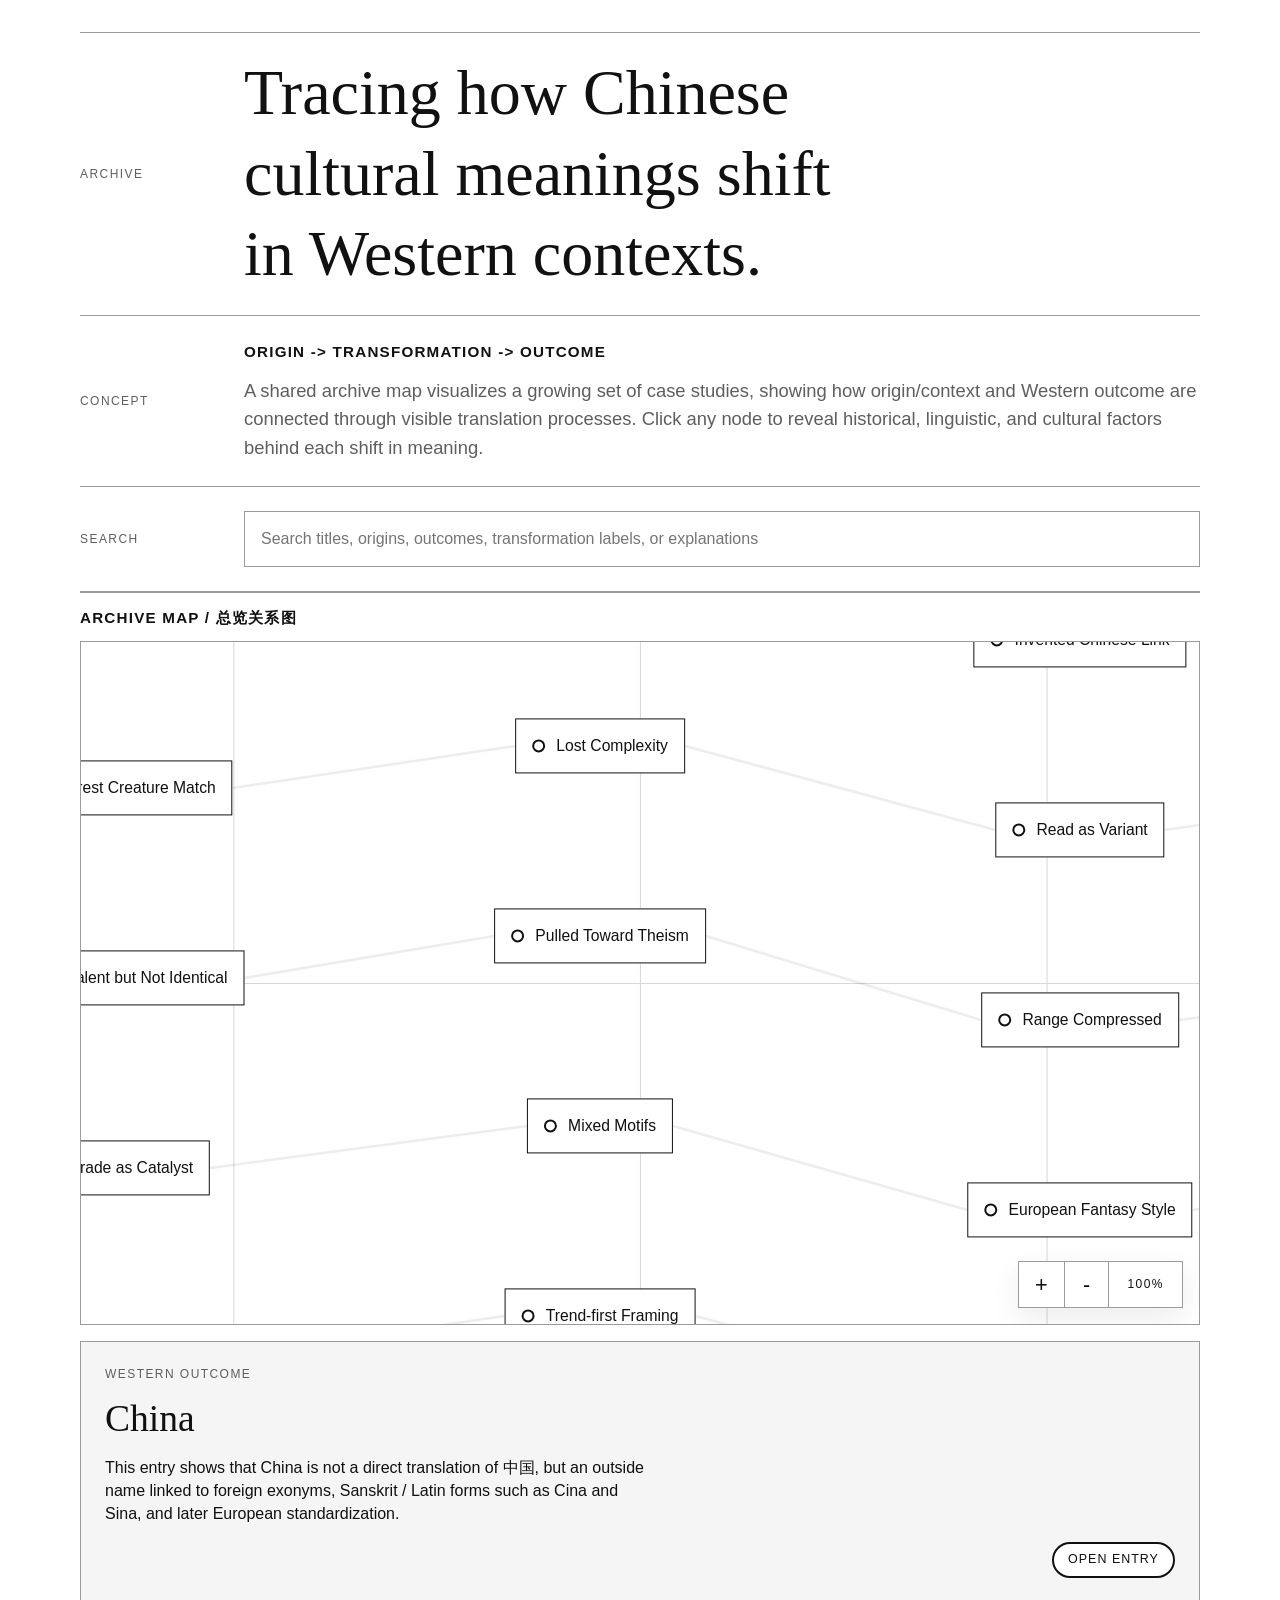
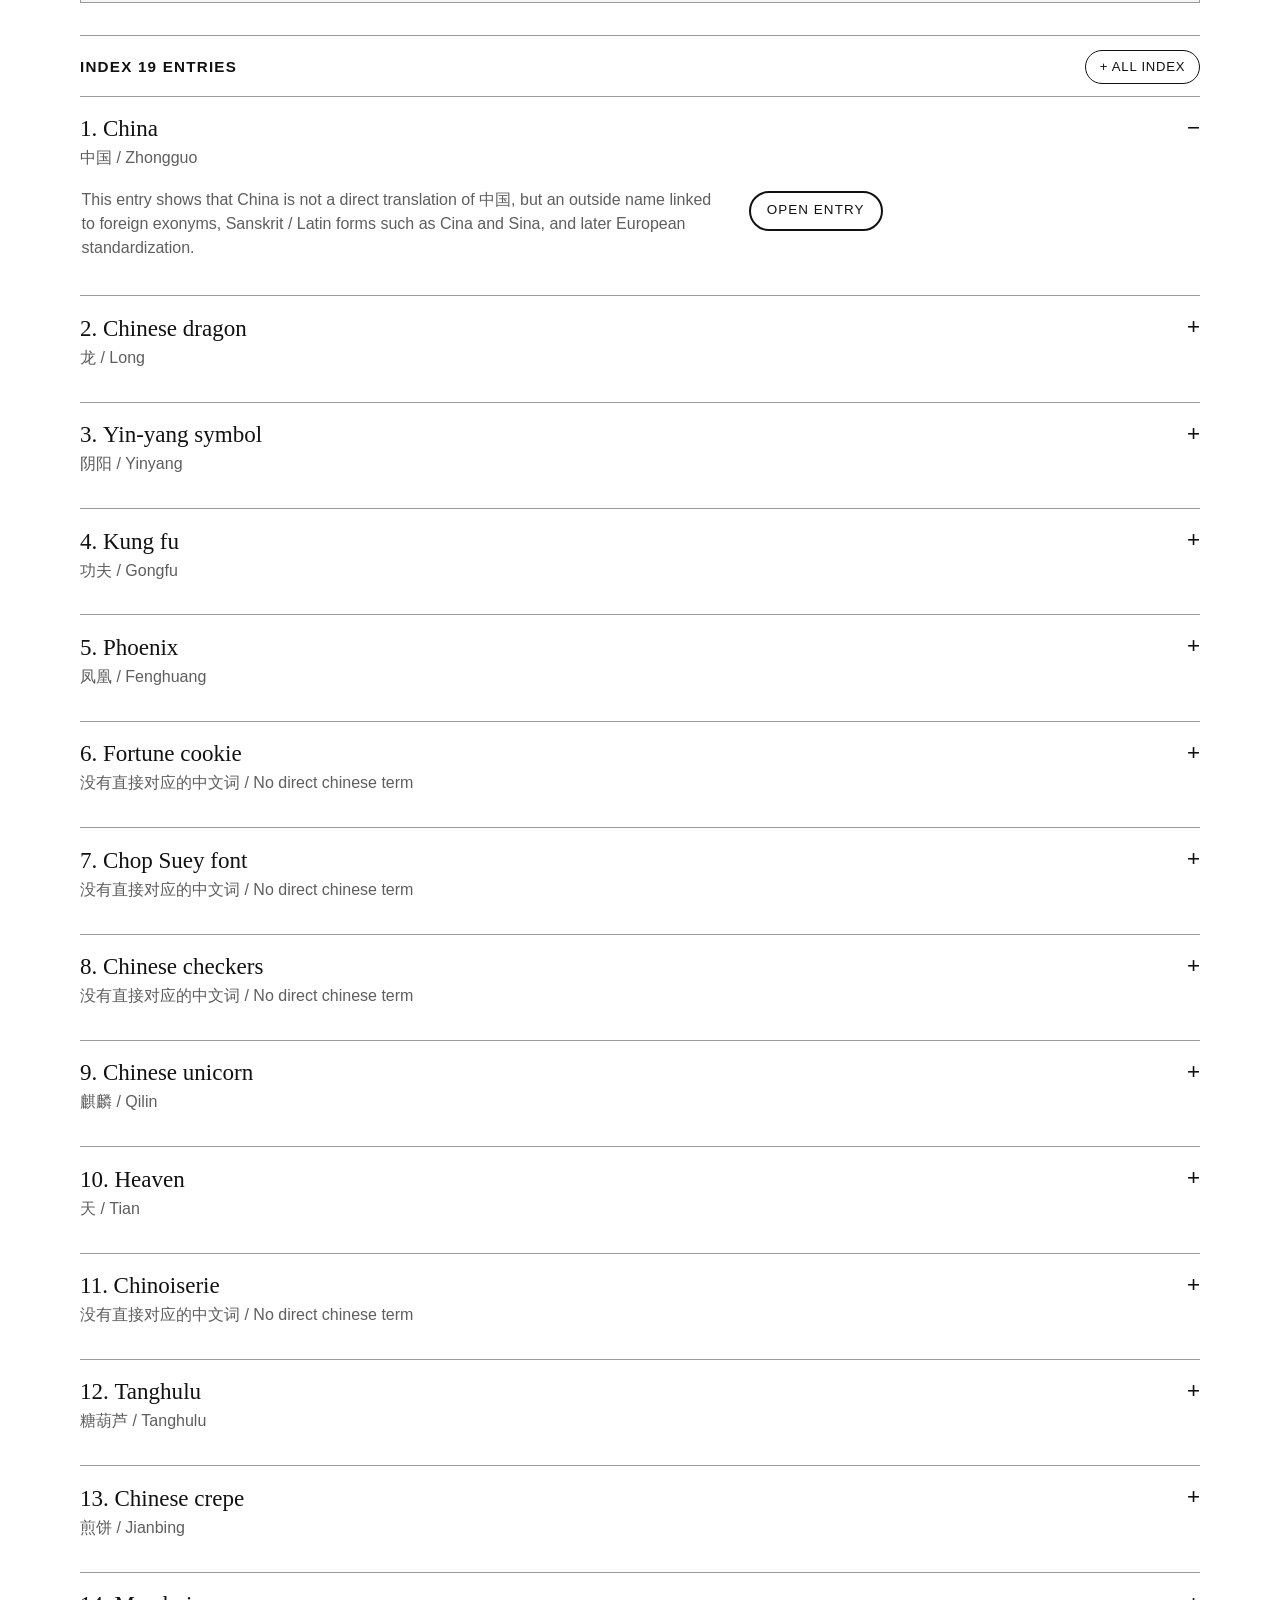
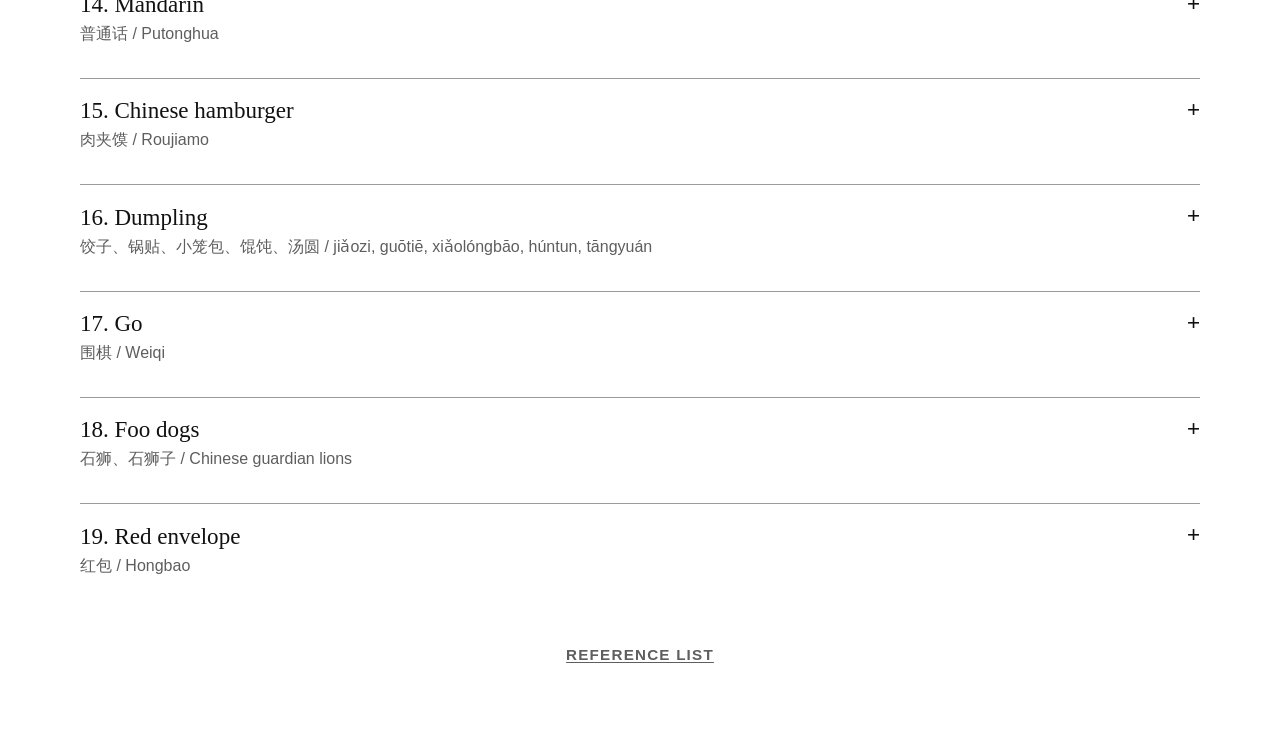
<file: index.html>
<!DOCTYPE html>
<html lang="en">
  <head>
    <meta charset="UTF-8" />
    <meta name="viewport" content="width=device-width, initial-scale=1.0" />
    <title>Transformation Archive</title>
    <link rel="stylesheet" href="styles.css" />
  </head>
<body>
    <main class="site-shell home-shell">
      <!-- Hero section: introduces the archive and its research focus. -->
      <header class="hero">
        <div class="hero-index">Archive</div>
        <div class="hero-copy">
          <h1>
            <span class="hero-title-line">Tracing how Chinese</span>
            <span class="hero-title-line">cultural meanings shift</span>
            <span class="hero-title-line">in Western contexts.</span>
          </h1>
        </div>
      </header>

      <!-- Concept section: explains how to read the archive map. -->
      <section class="concept-grid" aria-labelledby="concept-title">
        <div class="concept-label">Concept</div>
        <div class="concept-copy">
          <h2 id="concept-title" class="concept-title">Origin -> Transformation -> Outcome</h2>
          <p class="concept-description">
            A shared archive map visualizes a growing set of case studies, showing how origin/context and Western outcome are connected through visible translation processes. Click any node to reveal historical, linguistic, and cultural factors behind each shift in meaning.
          </p>
        </div>
      </section>

      <!-- Search section: lets users filter archive entries and map nodes. -->
      <section class="search-section" aria-label="Search archive">
        <div class="search-layout">
          <label class="search-label" for="search">Search</label>
          <input
            id="search"
            class="search-input"
            type="search"
            placeholder="Search titles, origins, outcomes, transformation labels, or explanations"
            data-search-input
          />
        </div>
      </section>

      <!-- Overview section: shows the interactive relationship map. -->
      <section class="overview-section" aria-labelledby="overview-title">
        <div class="section-head">
          <h2 id="overview-title">Archive Map / 总览关系图</h2>
        </div>
        <div class="overview-stage-wrap">
          <div class="overview-viewport" data-overview-viewport>
            <div class="overview-stage" data-overview-map></div>
          </div>
        </div>
        <aside class="map-detail-panel" data-map-detail></aside>
      </section>

      <!-- Index section: lists all entries with expandable previews. -->
      <section class="list-section" aria-labelledby="entry-list-title">
        <div class="section-head">
          <h2 id="entry-list-title" class="entry-list-heading" data-entry-list-heading>Index</h2>
          <button class="entry-list-toggle-all" type="button" data-toggle-all aria-expanded="false">
            + All Index
          </button>
        </div>
        <div class="term-list" data-term-list></div>
      </section>

      <section class="reference-link-section" aria-labelledby="reference-link-title">
        <div class="reference-link-card">
          <a id="reference-link-title" class="reference-link-inline reference-link-title" href="references.html">Reference List</a>
        </div>
      </section>
    </main>

    <!-- Load archive data first, then attach interactive behavior. -->
    <script src="terms.js"></script>
    <script src="app.js"></script>
  </body>
</html>
</file>
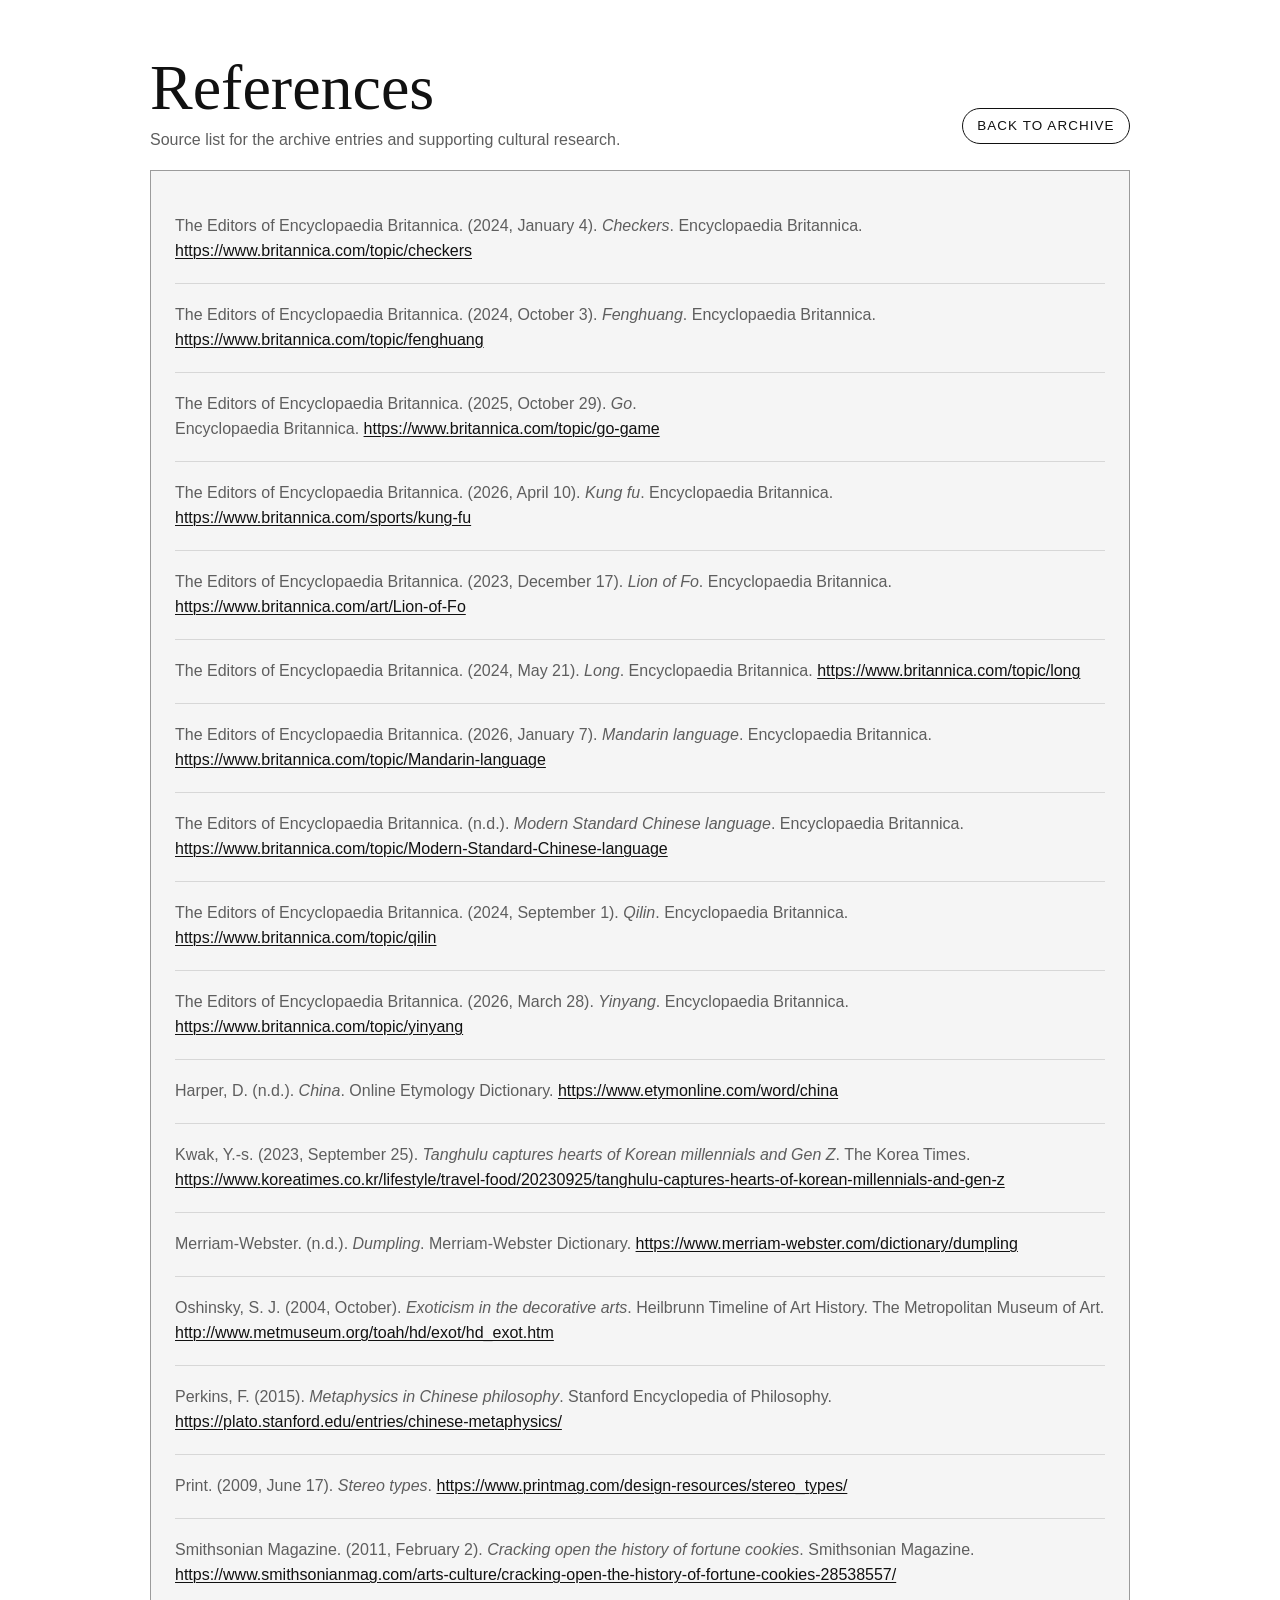
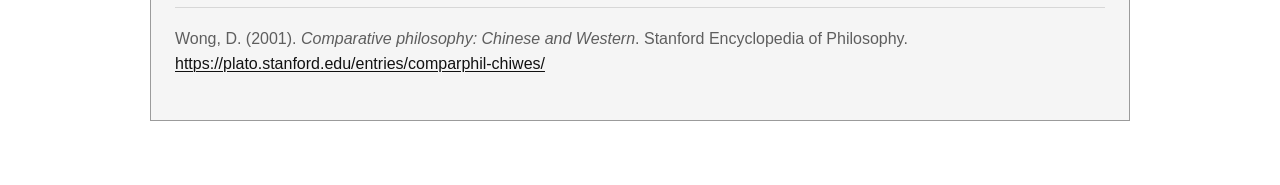
<file: references.html>
<!DOCTYPE html>
<html lang="en">
  <head>
    <meta charset="UTF-8" />
    <meta name="viewport" content="width=device-width, initial-scale=1.0" />
    <title>Reference List</title>
    <link rel="stylesheet" href="styles.css" />
  </head>
  <body>
    <main class="site-shell reference-shell">
      <header class="reference-hero">
        <h1>References</h1>
        <p class="intro">
          Source list for the archive entries and supporting cultural research.
        </p>
      </header>

      <section class="reference-section" aria-labelledby="reference-list-title">
        <div class="reference-topbar">
          <h2 id="reference-list-title" class="reference-list-title sr-only">Reference list</h2>
          <a class="back-link" href="index.html">Back to archive</a>
        </div>

        <div class="reference-list" role="list">
          <p class="reference-item" role="listitem">
            The Editors of Encyclopaedia Britannica. (2024, January 4). <em>Checkers</em>.
            Encyclopaedia Britannica.
            <a href="https://www.britannica.com/topic/checkers" target="_blank" rel="noreferrer">https://www.britannica.com/topic/checkers</a>
          </p>

          <p class="reference-item" role="listitem">
            The Editors of Encyclopaedia Britannica. (2024, October 3). <em>Fenghuang</em>.
            Encyclopaedia Britannica.
            <a href="https://www.britannica.com/topic/fenghuang" target="_blank" rel="noreferrer">https://www.britannica.com/topic/fenghuang</a>
          </p>

          <p class="reference-item" role="listitem">
            The Editors of Encyclopaedia Britannica. (2025, October 29). <em>Go</em>.
            <br />
            Encyclopaedia Britannica.
            <a href="https://www.britannica.com/topic/go-game" target="_blank" rel="noreferrer">https://www.britannica.com/topic/go-game</a>
          </p>

          <p class="reference-item" role="listitem">
            The Editors of Encyclopaedia Britannica. (2026, April 10). <em>Kung fu</em>.
            Encyclopaedia Britannica.
            <a href="https://www.britannica.com/sports/kung-fu" target="_blank" rel="noreferrer">https://www.britannica.com/sports/kung-fu</a>
          </p>

          <p class="reference-item" role="listitem">
            The Editors of Encyclopaedia Britannica. (2023, December 17). <em>Lion of Fo</em>.
            Encyclopaedia Britannica.
            <a href="https://www.britannica.com/art/Lion-of-Fo" target="_blank" rel="noreferrer">https://www.britannica.com/art/Lion-of-Fo</a>
          </p>

          <p class="reference-item" role="listitem">
            The Editors of Encyclopaedia Britannica. (2024, May 21). <em>Long</em>.
            Encyclopaedia Britannica.
            <a href="https://www.britannica.com/topic/long" target="_blank" rel="noreferrer">https://www.britannica.com/topic/long</a>
          </p>

          <p class="reference-item" role="listitem">
            The Editors of Encyclopaedia Britannica. (2026, January 7). <em>Mandarin language</em>.
            Encyclopaedia Britannica.
            <a href="https://www.britannica.com/topic/Mandarin-language" target="_blank" rel="noreferrer">https://www.britannica.com/topic/Mandarin-language</a>
          </p>

          <p class="reference-item" role="listitem">
            The Editors of Encyclopaedia Britannica. (n.d.). <em>Modern Standard Chinese language</em>.
            Encyclopaedia Britannica.
            <a href="https://www.britannica.com/topic/Modern-Standard-Chinese-language" target="_blank" rel="noreferrer">https://www.britannica.com/topic/Modern-Standard-Chinese-language</a>
          </p>

          <p class="reference-item" role="listitem">
            The Editors of Encyclopaedia Britannica. (2024, September 1). <em>Qilin</em>.
            Encyclopaedia Britannica.
            <a href="https://www.britannica.com/topic/qilin" target="_blank" rel="noreferrer">https://www.britannica.com/topic/qilin</a>
          </p>

          <p class="reference-item" role="listitem">
            The Editors of Encyclopaedia Britannica. (2026, March 28). <em>Yinyang</em>.
            Encyclopaedia Britannica.
            <a href="https://www.britannica.com/topic/yinyang" target="_blank" rel="noreferrer">https://www.britannica.com/topic/yinyang</a>
          </p>

          <p class="reference-item" role="listitem">
            Harper, D. (n.d.). <em>China</em>. Online Etymology Dictionary.
            <a href="https://www.etymonline.com/word/china" target="_blank" rel="noreferrer">https://www.etymonline.com/word/china</a>
          </p>

          <p class="reference-item" role="listitem">
            Kwak, Y.-s. (2023, September 25). <em>Tanghulu captures hearts of Korean millennials and Gen Z</em>.
            The Korea Times.
            <a href="https://www.koreatimes.co.kr/lifestyle/travel-food/20230925/tanghulu-captures-hearts-of-korean-millennials-and-gen-z" target="_blank" rel="noreferrer">https://www.koreatimes.co.kr/lifestyle/travel-food/20230925/tanghulu-captures-hearts-of-korean-millennials-and-gen-z</a>
          </p>

          <p class="reference-item" role="listitem">
            Merriam-Webster. (n.d.). <em>Dumpling</em>. Merriam-Webster Dictionary.
            <a href="https://www.merriam-webster.com/dictionary/dumpling" target="_blank" rel="noreferrer">https://www.merriam-webster.com/dictionary/dumpling</a>
          </p>

          <p class="reference-item" role="listitem">
            Oshinsky, S. J. (2004, October). <em>Exoticism in the decorative arts</em>.
            Heilbrunn Timeline of Art History. The Metropolitan Museum of Art.
            <a href="http://www.metmuseum.org/toah/hd/exot/hd_exot.htm" target="_blank" rel="noreferrer">http://www.metmuseum.org/toah/hd/exot/hd_exot.htm</a>
          </p>

          <p class="reference-item" role="listitem">
            Perkins, F. (2015). <em>Metaphysics in Chinese philosophy</em>.
            Stanford Encyclopedia of Philosophy.
            <a href="https://plato.stanford.edu/entries/chinese-metaphysics/" target="_blank" rel="noreferrer">https://plato.stanford.edu/entries/chinese-metaphysics/</a>
          </p>

          <p class="reference-item" role="listitem">
            Print. (2009, June 17). <em>Stereo types</em>.
            <a href="https://www.printmag.com/design-resources/stereo_types/" target="_blank" rel="noreferrer">https://www.printmag.com/design-resources/stereo_types/</a>
          </p>

          <p class="reference-item" role="listitem">
            Smithsonian Magazine. (2011, February 2). <em>Cracking open the history of fortune cookies</em>.
            Smithsonian Magazine.
            <a href="https://www.smithsonianmag.com/arts-culture/cracking-open-the-history-of-fortune-cookies-28538557/" target="_blank" rel="noreferrer">https://www.smithsonianmag.com/arts-culture/cracking-open-the-history-of-fortune-cookies-28538557/</a>
          </p>

          <p class="reference-item" role="listitem">
            Wong, D. (2001). <em>Comparative philosophy: Chinese and Western</em>.
            Stanford Encyclopedia of Philosophy.
            <a href="https://plato.stanford.edu/entries/comparphil-chiwes/" target="_blank" rel="noreferrer">https://plato.stanford.edu/entries/comparphil-chiwes/</a>
          </p>
        </div>
      </section>
    </main>
  </body>
</html>
</file>
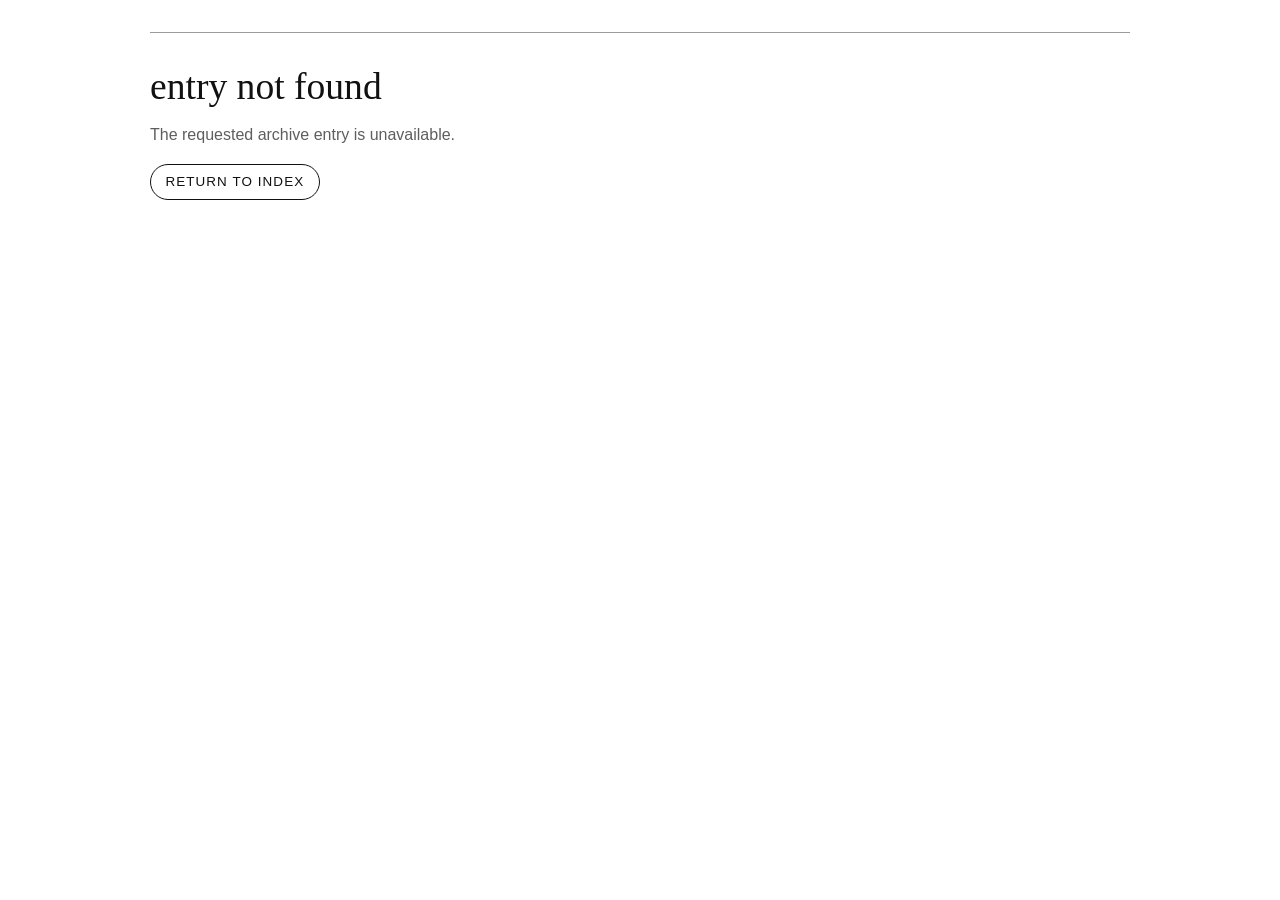
<file: term.html>
<!DOCTYPE html>
<html lang="en">
  <head>
    <meta charset="UTF-8" />
    <meta name="viewport" content="width=device-width, initial-scale=1.0" />
    <title>Transformation Entry</title>
    <link rel="stylesheet" href="styles.css" />
  </head>
<body>
    <main class="site-shell detail-shell">
      <!-- This container is filled by JavaScript with one selected entry. -->
      <div data-term-detail></div>
    </main>

    <!-- Reuse the same data and script files as the home page. -->
    <script src="terms.js"></script>
    <script src="app.js"></script>
  </body>
</html>
</file>
<file: styles.css>
/* Global color, spacing, and font variables used across the site. */
:root {
  --bg: #ffffff;
  --text: #111111;
  --muted: #5e5e5e;
  --line: #d7d7d7;
  --line-strong: #9b9b9b;
  --panel: #f5f5f5;
  --panel-strong: #ececec;
  --serif: Georgia, serif;
  --sans: Helvetica, sans-serif;
}

/* Base reset and default typography. */
* {
  box-sizing: border-box;
}

html {
  font-size: 16px;
}

body {
  margin: 0;
  background: var(--bg);
  color: var(--text);
  font-family: var(--sans);
  line-height: 1.55;
}

a,
button {
  color: inherit;
}

a {
  text-decoration: none;
}

button,
input {
  font: inherit;
}

/* Shared page shell and section dividers. */
.site-shell {
  width: min(1120px, calc(100vw - 3rem));
  margin: 0 auto;
  padding: 2rem 0 4rem;
}

/* Intro sections, search area, and shared section dividers. */
.hero,
.concept-grid,
.search-section,
.overview-section,
.section-head,
.entry-card,
.detail-header,
.detail-section,
.not-found {
  border-top: 1px solid var(--line-strong);
}

.hero {
  display: grid;
  grid-template-columns: 140px minmax(0, 1fr);
  gap: 1.5rem;
  align-items: center;
  padding: 1.5rem 0;
}

.hero-index,
.concept-label,
.detail-label,
.detail-kicker,
.side-point-label,
.search-label {
  color: var(--muted);
  font-size: 0.75rem;
  letter-spacing: 0.12em;
  text-transform: uppercase;
}

.hero h1,
.detail-heading h1 {
  margin: 0;
  font-family: var(--serif);
  font-size: clamp(2.7rem, 5vw, 5.3rem);
  line-height: 1;
  font-weight: 500;
  max-width: 22ch;
}

.hero h1 {
  line-height: 1.14;
}

.hero-title-line {
  display: block;
  white-space: nowrap;
}

.hero-title-line + .hero-title-line {
  margin-top: 0.12em;
}

.intro,
.detail-zh,
.detail-section p,
.not-found p,
.concept-copy p,
.entry-toggle-context {
  color: var(--muted);
}

.intro {
  max-width: 68ch;
  margin: 1.15rem 0 0;
}

.concept-grid {
  display: grid;
  grid-template-columns: 140px minmax(0, 1fr);
  gap: 1.5rem;
  margin-top: 0;
  padding: 1.5rem 0;
  align-items: center;
}

.concept-copy {
  min-width: 0;
}

.concept-title {
  margin: 0 0 0.8rem;
  font-size: 0.95rem;
  letter-spacing: 0.08em;
  text-transform: uppercase;
  font-weight: 700;
}

.concept-description {
  margin: 0;
  max-width: none;
  color: var(--text);
  font-size: 1.15rem;
  line-height: 1.55;
}

.section-head {
  display: flex;
  justify-content: space-between;
  gap: 1rem;
  align-items: center;
  flex-wrap: wrap;
  padding: 0.85rem 0 0.7rem;
}

.section-head h2,
.detail-section h2 {
  margin: 0;
  font-size: 0.95rem;
  letter-spacing: 0.08em;
  text-transform: uppercase;
  font-weight: 600;
}

.search-section,
.overview-section,
.list-section,
.reference-link-section,
.reference-section {
  margin-top: 2rem;
}

.search-section {
  margin-top: 0;
  padding: 1.5rem 0;
}

.search-layout {
  display: grid;
  grid-template-columns: 140px minmax(0, 1fr);
  gap: 1.5rem;
  align-items: center;
}

.hero-index,
.concept-label,
.search-label {
  display: flex;
  align-items: center;
  min-height: 100%;
}

.search-input {
  width: 100%;
  min-height: 3.2rem;
  padding: 0.9rem 1rem;
  border: 1px solid var(--line-strong);
  background: var(--bg);
  color: var(--text);
}

.home-shell .overview-section {
  margin-top: 0;
}

.search-input:focus {
  outline: 2px solid var(--text);
  outline-offset: 2px;
}

/* Interactive map viewport, canvas, and zoom controls. */
.overview-stage-wrap {
  min-width: 0;
}

.overview-viewport {
  position: relative;
  height: min(76vh, 900px);
  min-height: 620px;
  border: 1px solid var(--line-strong);
  overflow: hidden;
  background: var(--bg);
  cursor: grab;
  touch-action: none;
}

.overview-viewport.is-dragging {
  cursor: grabbing;
}

.overview-stage {
  position: relative;
  width: 100%;
  height: 100%;
  overflow: hidden;
}

.overview-canvas {
  position: absolute;
  top: 0;
  left: 0;
  transform-origin: top left;
  will-change: transform;
}

.overview-zoom-controls {
  position: absolute;
  right: 1rem;
  bottom: 1rem;
  z-index: 4;
  display: grid;
  grid-template-columns: repeat(2, 2.8rem) minmax(4.6rem, auto);
  align-items: stretch;
  border: 1px solid var(--line-strong);
  background: rgba(255, 255, 255, 0.94);
  backdrop-filter: blur(10px);
  box-shadow: 0 10px 30px rgba(17, 17, 17, 0.08);
}

.overview-zoom-button,
.overview-zoom-readout {
  min-height: 2.8rem;
  border: 0;
  border-left: 1px solid var(--line-strong);
  background: transparent;
}

.overview-zoom-button:first-child {
  border-left: 0;
}

.overview-zoom-button {
  padding: 0;
  cursor: pointer;
  font-size: 1.35rem;
  line-height: 1;
  transition: background-color 160ms ease, color 160ms ease;
}

.overview-zoom-button:hover,
.overview-zoom-button:focus-visible {
  background: var(--text);
  color: var(--bg);
}

.overview-zoom-button:focus-visible {
  outline: 0;
}

.overview-zoom-readout {
  display: inline-flex;
  align-items: center;
  justify-content: center;
  padding: 0 0.9rem;
  font-size: 0.75rem;
  letter-spacing: 0.12em;
  text-transform: uppercase;
}

.overview-grid {
  position: absolute;
  inset: 0;
  background-image:
    linear-gradient(to right, var(--line) 1px, transparent 1px),
    linear-gradient(to bottom, var(--line) 1px, transparent 1px);
  background-size: 16.666% 100%, 100% 12.5%;
  pointer-events: none;
}

.overview-svg {
  position: absolute;
  inset: 0;
  width: 100%;
  height: 100%;
  z-index: 1;
  pointer-events: none;
}

/* Map lines and clickable node styles. */
.overview-line {
  stroke: #1a1a1a;
  stroke-width: 2.6;
  vector-effect: non-scaling-stroke;
  opacity: 0.32;
}

.overview-line-secondary {
  stroke-width: 1.9;
  opacity: 0.2;
  stroke-dasharray: 10 8;
}

.overview-stage.is-focus-mode .overview-line {
  opacity: 0.08;
}

.overview-stage.is-focus-mode .overview-line.is-related {
  opacity: 1;
}

.overview-stage.is-focus-mode .overview-line.is-dim {
  opacity: 0.02;
}

.map-node {
  position: absolute;
  z-index: 2;
  display: inline-flex;
  align-items: center;
  gap: 0.7rem;
  max-width: 360px;
  min-height: 3.45rem;
  padding: 0.75rem 1rem;
  border: 1px solid var(--text);
  background: var(--bg);
  cursor: pointer;
  text-align: left;
  transform: translate(-50%, -50%);
  pointer-events: auto;
  transition: background-color 160ms ease, color 160ms ease, border-color 160ms ease;
}

.map-node-origin,
.map-node-outcome {
  min-height: 3.1rem;
  font-family: var(--serif);
  font-size: 1.22rem;
  font-weight: 700;
}

.map-node-point {
  font-size: 0.98rem;
  line-height: 1.4;
}

.map-node-dot {
  width: 13px;
  height: 13px;
  border: 2px solid currentColor;
  border-radius: 50%;
  background: var(--bg);
  flex: 0 0 auto;
}

.map-node:hover,
.map-node:focus-visible,
.map-node.is-active {
  background: var(--text);
  color: var(--bg);
}

.map-node:hover .map-node-dot,
.map-node:focus-visible .map-node-dot,
.map-node.is-active .map-node-dot {
  background: currentColor;
  border-color: currentColor;
}

.map-node.is-dim {
  opacity: 0.18;
}

/* Shared detail panels and list card styles. */
.map-detail-panel,
.point-detail,
.reference-link-card,
.reference-list {
  border: 1px solid var(--line-strong);
  background: var(--panel);
  padding: 1.5rem;
}

.map-detail-panel {
  margin-top: 1rem;
  min-height: 260px;
  display: flex;
  align-items: stretch;
}

.point-detail {
  min-height: 260px;
}

.point-detail-copy {
  display: grid;
  align-content: center;
  gap: 1rem;
  min-height: 100%;
}

.map-detail-panel .point-detail-copy {
  flex: 1;
  display: flex;
  flex-direction: column;
  justify-content: center;
}

.point-detail-copy h3,
.not-found h1 {
  margin: 0;
  font-family: var(--serif);
  font-size: clamp(1.45rem, 3vw, 2.35rem);
  line-height: 1.08;
  font-weight: 500;
  max-width: none;
  white-space: normal;
}

.point-detail-copy p,
.side-point p {
  margin: 0;
  max-width: 62ch;
  line-height: 1.45;
  text-wrap: pretty;
}

.detail-entry-link,
.back-link,
.entry-link {
  font-size: 0.84rem;
  text-transform: uppercase;
  letter-spacing: 0.08em;
  color: var(--muted);
}

.detail-entry-link {
  align-self: end;
  justify-self: start;
  margin-top: auto;
}

.side-point {
  display: grid;
  gap: 0.4rem;
  margin-top: 0.4rem;
  padding-top: 0.95rem;
  border-top: 1px solid var(--line);
}

.overview-empty,
.empty-state {
  padding: 1rem;
  color: var(--muted);
}

.reference-link-card {
  display: flex;
  align-items: center;
  justify-content: center;
  padding: 1.1rem 0 0.2rem;
  border: 0;
  background: transparent;
  text-align: center;
}

.reference-link-title {
  margin: 0;
  font-size: 0.95rem;
  letter-spacing: 0.08em;
  text-transform: uppercase;
  font-weight: 600;
}

.reference-link-inline {
  color: var(--muted);
  font-size: 0.95rem;
  text-decoration: underline;
  text-decoration-thickness: 1px;
  text-underline-offset: 0.14em;
  transition: color 160ms ease;
}

.reference-link-inline:hover,
.reference-link-inline:focus-visible {
  color: var(--text);
}

.reference-shell {
  width: min(980px, calc(100vw - 2rem));
}

.reference-hero {
  padding-top: 1.5rem;
}

.reference-hero h1 {
  margin: 0;
  font-family: var(--serif);
  font-size: clamp(2.7rem, 5vw, 5.3rem);
  line-height: 1;
  font-weight: 500;
  max-width: none;
}

.reference-hero .intro {
  margin: 0.5rem 0 0;
}

.reference-section {
  padding-top: 0;
}

.reference-topbar {
  display: flex;
  justify-content: flex-end;
  align-items: center;
  margin-top: -4.8rem;
  margin-bottom: 1.6rem;
}

.reference-list {
  display: grid;
  gap: 0;
}

.reference-item {
  margin: 0;
  padding: 1.2rem 0;
  border-top: 1px solid var(--line);
  color: var(--muted);
}

.reference-item:first-child {
  border-top: 0;
}

.reference-item a {
  color: var(--text);
  text-decoration: underline;
  text-decoration-thickness: 1px;
  text-underline-offset: 0.14em;
  word-break: break-word;
}

.reference-item a:hover,
.reference-item a:focus-visible {
  color: var(--muted);
}

.sr-only {
  position: absolute;
  width: 1px;
  height: 1px;
  padding: 0;
  margin: -1px;
  overflow: hidden;
  clip: rect(0, 0, 0, 0);
  white-space: nowrap;
  border: 0;
}

/* Entry list cards and path preview blocks. */
.term-list {
  display: grid;
  gap: 1rem;
}

.entry-card {
  padding: 0.15rem 0 0;
}

.entry-card.is-linked-active {
  background: #fafafa;
}

.entry-card-zhongguo-china.is-linked-active {
  background: var(--bg);
}

.entry-list-heading {
  font-size: 0.95rem;
  letter-spacing: 0.08em;
  text-transform: uppercase;
}

.entry-list-toggle-all {
  display: inline-flex;
  align-items: center;
  justify-content: center;
  min-height: 2.15rem;
  padding: 0.3rem 0.85rem;
  border: 1px solid var(--text);
  border-radius: 999px;
  background: transparent;
  cursor: pointer;
  font-size: 0.82rem;
  letter-spacing: 0.06em;
  text-transform: uppercase;
}

.entry-list-toggle-all:hover,
.entry-list-toggle-all:focus-visible {
  background: var(--text);
  color: var(--bg);
}

.entry-list-toggle-all:focus-visible {
  outline: 2px solid var(--text);
  outline-offset: 2px;
}

.entry-toggle {
  width: 100%;
  display: flex;
  justify-content: space-between;
  gap: 1rem;
  align-items: flex-start;
  padding: 1rem 0 0.95rem;
  border: 0;
  background: transparent;
  cursor: pointer;
  text-align: left;
}

.entry-toggle-title-row {
  display: grid;
  gap: 0.28rem;
  min-width: 0;
}

.entry-toggle-title {
  display: flex;
  align-items: baseline;
  gap: 0.35rem;
  font-family: var(--serif);
  font-size: clamp(1.25rem, 1.8vw, 1.75rem);
  line-height: 1.15;
}

.entry-toggle-index,
.entry-toggle-title-text {
  font-size: inherit;
  line-height: inherit;
}

.entry-toggle-index {
  flex: 0 0 auto;
}

.entry-toggle-title-text {
  min-width: 0;
}

.entry-toggle-icon {
  flex: 0 0 auto;
  font-size: 1.4rem;
  line-height: 1;
  padding-top: 0.1rem;
}

.entry-card-panel {
  display: none;
  padding: 0 0 1.2rem;
}

.entry-card-panel.is-open {
  display: block;
}

.entry-card-main {
  display: grid;
  gap: 1rem;
}

.entry-card-main {
  padding: 0.15rem 0 0;
}

.entry-card-main-simple {
  display: grid;
  grid-template-columns: minmax(0, 1.5fr) minmax(260px, 1fr) auto;
  gap: 1.25rem;
  align-items: start;
  padding-left: 0.1rem;
}

.entry-card-summary {
  display: grid;
  gap: 0.5rem;
  align-content: start;
}

.entry-summary-text {
  margin: 0;
  color: var(--muted);
  line-height: 1.5;
}
.path-step {
  font-family: var(--serif);
  color: var(--text);
}

.path-line {
  align-self: center;
  flex: 0 1 56px;
  min-width: 36px;
  height: 2px;
  margin: 0;
  background: var(--text);
}

.path-node {
  width: 10px;
  height: 10px;
  border: 2px solid var(--text);
  border-radius: 50%;
  background: var(--bg);
  flex: 0 0 auto;
}

.path-label {
  display: block;
  text-align: left;
  line-height: 1.38;
  font-size: 0.92rem;
  text-wrap: pretty;
}

.timeline {
  display: grid;
  grid-template-columns: repeat(auto-fit, minmax(220px, 1fr));
  gap: 0.95rem;
}

.point-button {
  display: grid;
  grid-template-columns: 18px minmax(0, 1fr);
  gap: 0.7rem;
  align-items: start;
  width: 100%;
  padding: 0.9rem 0.95rem;
  border: 1px solid var(--line-strong);
  background: var(--bg);
  color: var(--muted);
  cursor: pointer;
  text-align: left;
}

.point-button:hover,
.point-button:focus-visible,
.map-node:focus-visible,
.entry-toggle:focus-visible {
  outline: 2px solid var(--text);
  outline-offset: 2px;
}

.point-button.is-active {
  border-color: var(--text);
  background: var(--text);
  color: var(--bg);
}

.point-dot {
  width: 11px;
  height: 11px;
  margin-top: 0.33rem;
  border: 1px solid currentColor;
  border-radius: 50%;
  background: transparent;
}

.point-button.is-active .point-dot {
  background: currentColor;
}

.entry-actions {
  display: flex;
  align-items: center;
  justify-content: flex-start;
  padding-top: 0.15rem;
}

.entry-link,
.detail-entry-link {
  display: inline-flex;
  align-items: center;
  justify-content: center;
  min-height: 2.45rem;
  padding: 0.48rem 1rem;
  border: 2px solid var(--text);
  border-radius: 999px;
  background: var(--bg);
  color: var(--text);
  transition: background-color 160ms ease, color 160ms ease, border-color 160ms ease;
}

.detail-entry-link {
  min-height: 2.25rem;
  padding: 0.42rem 0.88rem;
  font-size: 0.78rem;
}

.entry-link:hover,
.entry-link:focus-visible,
.detail-entry-link:hover,
.detail-entry-link:focus-visible {
  background: var(--text);
  color: var(--bg);
}

.entry-link:focus-visible,
.detail-entry-link:focus-visible {
  outline: 2px solid var(--text);
  outline-offset: 2px;
}

.entry-link:active,
.detail-entry-link:active {
  background: #2a2a2a;
  border-color: #2a2a2a;
  color: var(--bg);
}

/* Detail page layout and supporting content blocks. */
.detail-shell {
  width: min(980px, calc(100vw - 2rem));
}

.detail-header {
  display: grid;
  grid-template-columns: minmax(0, 1fr) auto;
  gap: 2rem;
  align-items: start;
  padding-top: 1.5rem;
  padding-bottom: 0.9rem;
}

.detail-meta {
  display: grid;
  justify-items: end;
  gap: 1rem;
}

.detail-heading {
  min-width: 0;
}

.detail-heading h1 {
  max-width: none;
  font-size: clamp(2.5rem, 4.8vw, 4.8rem);
  line-height: 0.98;
}

.detail-zh {
  margin: 1rem 0 0;
  max-width: 34ch;
  font-size: clamp(1.02rem, 1.45vw, 1.25rem);
  line-height: 1.42;
  color: var(--muted);
  font-family: var(--sans);
  text-wrap: pretty;
}

.detail-zh-nowrap {
  max-width: none;
  white-space: nowrap;
}

.detail-section,
.not-found {
  padding: 2.1rem 0 1.5rem;
}

.detail-intro {
  display: grid;
  gap: 1.35rem;
}

.detail-process-block {
  display: grid;
  gap: 1rem;
}

.detail-process-block h2 {
  margin: 0;
}

.detail-summary {
  margin: 0;
  max-width: 68ch;
  color: var(--muted);
  font-size: clamp(1rem, 1.35vw, 1.15rem);
  line-height: 1.5;
}

.process-flow {
  display: grid;
  grid-auto-flow: column;
  grid-auto-columns: minmax(0, 1fr);
  align-items: stretch;
  column-gap: 3.4rem;
  padding: 1.1rem 1.2rem;
  border: 1px solid var(--line-strong);
  background: var(--bg);
  overflow-x: auto;
}

.process-step {
  position: relative;
  display: inline-flex;
  align-items: center;
  justify-content: center;
  min-width: 0;
  min-height: 132px;
  padding: 0 1rem;
  text-align: center;
}

.process-label {
  display: block;
  width: auto;
  max-width: 18ch;
  font-family: var(--sans);
  font-size: clamp(0.98rem, 1.35vw, 1.2rem);
  line-height: 1.45;
  color: var(--text);
  text-align: center;
  text-wrap: pretty;
}

.process-step::after {
  content: "";
  position: absolute;
  top: 50%;
  left: calc(100% + 0.9rem);
  width: 1.6rem;
  height: 2px;
  transform: translateY(-50%);
  background: var(--text);
}

.process-step.is-last::after {
  display: none;
}

.detail-timeline {
  grid-template-columns: repeat(auto-fit, minmax(240px, 1fr));
  gap: 1rem 1.15rem;
  align-items: stretch;
  margin-top: 1.35rem;
  margin-bottom: 1.15rem;
}

.detail-point-button {
  min-height: 3.75rem;
  align-items: center;
  padding: 0.58rem 0.85rem;
}

.detail-point-button .point-text {
  align-self: center;
  line-height: 1.35;
}

.timeline-section h2 {
  margin: 0;
}

.back-link {
  display: inline-flex;
  align-items: center;
  justify-content: center;
  min-height: 2.25rem;
  padding: 0.42rem 0.9rem;
  border: 1.5px solid var(--text);
  border-radius: 999px;
  background: var(--bg);
  color: var(--text);
  transition: background-color 160ms ease, color 160ms ease, border-color 160ms ease;
}

.back-link:hover,
.back-link:focus-visible {
  background: var(--text);
  color: var(--bg);
}

.back-link:focus-visible {
  outline: 2px solid var(--text);
  outline-offset: 2px;
}

.point-detail-strong {
  border-width: 2px;
  background: #f2f2f2;
  min-height: 240px;
}

.point-detail-strong .point-detail-copy {
  align-content: center;
  justify-items: start;
  min-height: 100%;
}

.point-detail-strong .point-detail-copy h3 {
  max-width: 24ch;
  line-height: 1.28;
}

.point-detail-strong .point-detail-copy p {
  max-width: 54ch;
}

/* Tablet layout adjustments. */
@media (max-width: 980px) {
  .search-layout {
    grid-template-columns: 1fr;
  }

  .entry-card-main-simple {
    grid-template-columns: 1fr;
    gap: 1rem;
  }

  .reference-link-card {
    flex-direction: column;
    align-items: center;
    gap: 0.45rem;
  }

  .reference-topbar {
    justify-content: flex-start;
    margin-top: 1rem;
    margin-bottom: 1rem;
  }

  .entry-toggle-icon {
    padding-top: 0.2rem;
  }
}

/* Mobile layout adjustments for the map and stacked content. */
@media (max-width: 760px) {
  .site-shell,
  .detail-shell {
    width: min(100vw - 1.25rem, 100%);
    padding-top: 1.25rem;
  }

  .hero,
  .concept-grid,
  .detail-header,
  .section-head {
    display: grid;
    grid-template-columns: 1fr;
    gap: 0.9rem;
  }

  .hero h1,
  .detail-heading h1 {
    max-width: none;
    font-size: clamp(2.2rem, 9vw, 4rem);
  }

  .hero-title-line {
    white-space: normal;
  }

  .overview-viewport {
    height: 68vh;
    min-height: 460px;
    cursor: auto;
  }

  .overview-zoom-controls {
    right: 0.75rem;
    bottom: 0.75rem;
    grid-template-columns: repeat(2, 2.45rem) minmax(4.2rem, auto);
  }

  .overview-zoom-button,
  .overview-zoom-readout {
    min-height: 2.45rem;
  }

  .map-node {
    max-width: 300px;
  }

  .entry-toggle {
    padding: 0.95rem 0 0.85rem;
  }

  .entry-list-toggle-all {
    justify-self: start;
  }

  .path-line {
    width: 2px;
    height: 28px;
    min-width: 2px;
    margin: 0 0 0 0.25rem;
  }

  .process-flow {
    grid-auto-flow: row;
    grid-auto-columns: unset;
    row-gap: 0.8rem;
    column-gap: 0;
  }

  .process-step {
    min-height: auto;
    width: 100%;
    justify-content: flex-start;
    padding: 0;
    text-align: left;
  }

  .process-label {
    max-width: none;
    text-align: left;
  }

  .process-step::after {
    top: calc(100% + 0.4rem);
    left: 0.25rem;
    width: 2px;
    height: 1.2rem;
    transform: none;
  }
}
</file>
